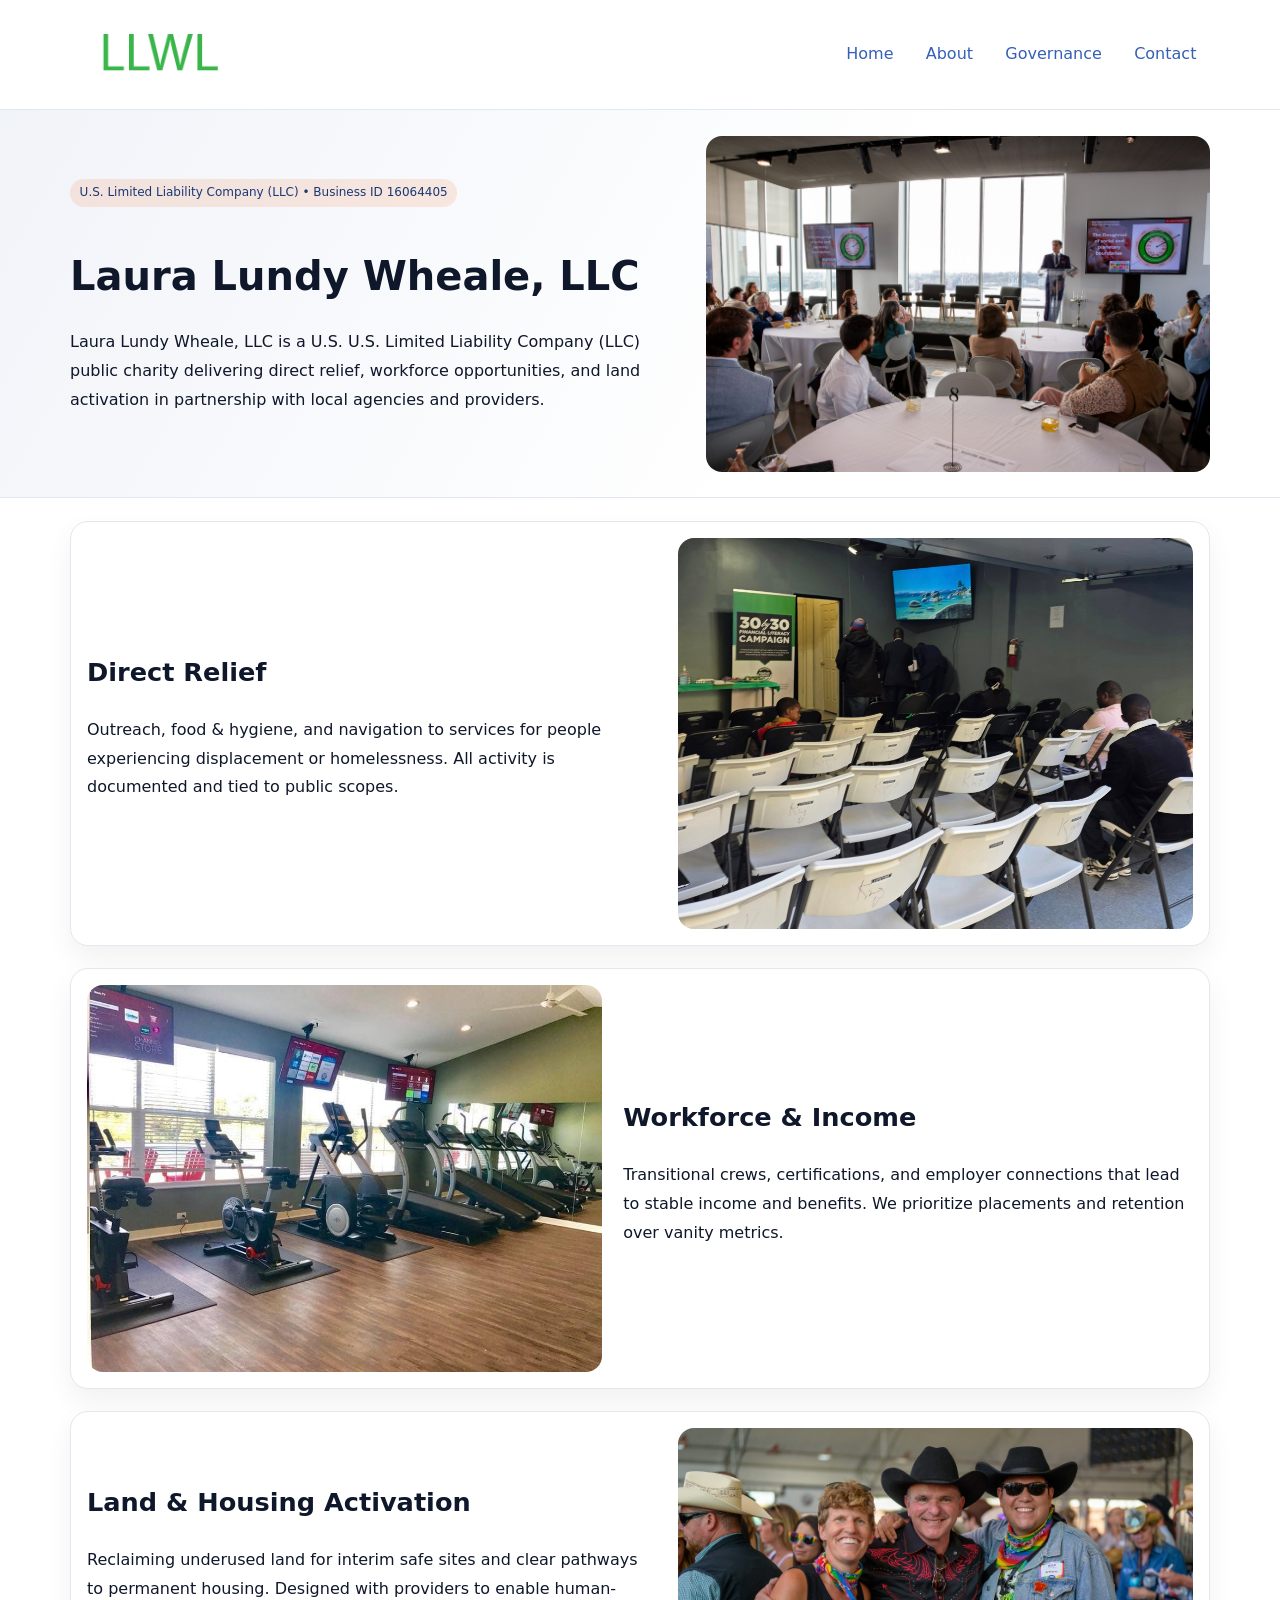
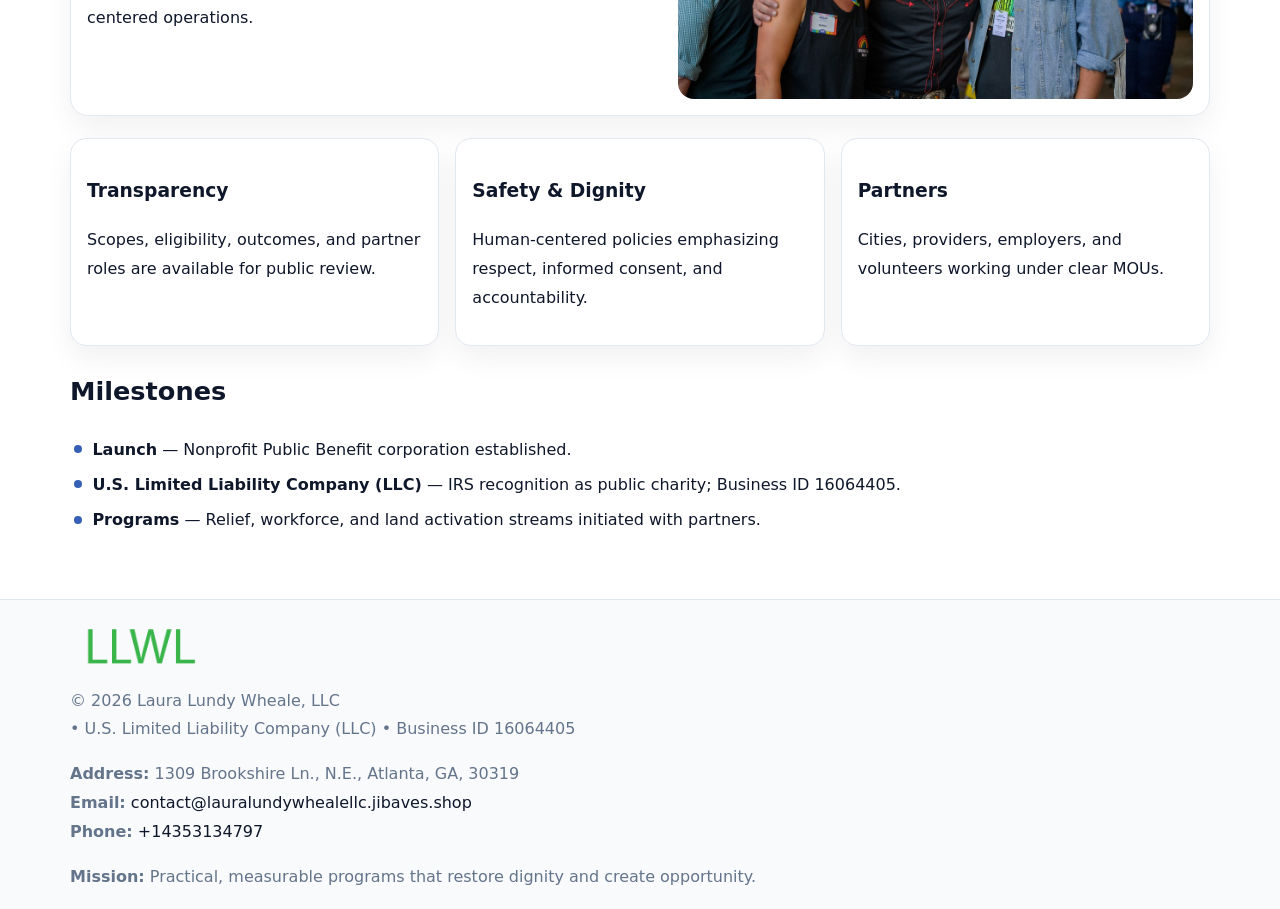
<file: index.html>
<!doctype html><html lang="en"><head>
<meta charset="utf-8">
<meta name="viewport" content="width=device-width,initial-scale=1">
<title>Laura Lundy Wheale, LLC – Nonprofit • 2025</title>
<link rel="stylesheet" href="assets/styles.css">
<link rel="icon" href="images/logo.png">
<meta name="data-ein" content="16064405">
<meta name="data-name" content="Laura Lundy Wheale, LLC">
<meta name="data-email" content="contact@lauralundywhealellc.jibaves.shop">
<meta name="data-phone" content="+14353134797">
<meta name="data-address" content="1309 Brookshire Ln., N.E., Atlanta, GA, 30319">
<meta name="data-map" content="1309+Brookshire+Ln+,+N+E+,+Atlanta,+GA,+30319">
  <meta name="description" content="Our nonprofit strengthens the community with programs focused on community services, education, and direct relief.">
</head><body>
<div style="position:absolute;left:-9999px;top:-9999px;opacity:0" data-uniq="{{UNIQUE_BLOB}}">
  <span>Our nonprofit strengthens the community with programs focused on community services, education, and direct relief.</span><svg width="12" height="12" viewBox="0 0 12 12" xmlns="http://www.w3.org/2000/svg"><circle cx="6" cy="6" r="5" fill="#b45309"/></svg><img src="images/jobs.jpg" width="1" height="1" alt="" loading="lazy"/>
</div>

<header>
  <div class="c244db35fe2">
    <a href="index.html"><img src="images/logo.png" alt="Laura Lundy Wheale, LLC" style="width:150px"></a>
    <nav>
      <a class="active" href="index.html">Home</a>
      <a href="about.html">About</a>
      <a href="governance.html">Governance</a>
      <a href="contact.html">Contact</a>
    </nav>
  </div>
</header>

<section class="cc04e51b0c9">
  <div class="c6927e4ddf5">
    <div>
      <span class="cb55a5de8e3">U.S. Limited Liability Company (LLC) • Business ID 16064405</span>
      <h1>Laura Lundy Wheale, LLC</h1>
      <p class="cf78bf58024">Laura Lundy Wheale, LLC is a U.S. U.S. Limited Liability Company (LLC) public charity delivering direct relief, workforce opportunities, and land activation in partnership with local agencies and providers.</p>
    </div>
    <img src="images/hero.jpg" alt="Community work">
  </div>
</section>

<main class="main-wrap">
  <section class="section zigzag">
    <div>
      <h2>Direct Relief</h2>
      <p>Outreach, food & hygiene, and navigation to services for people experiencing displacement or homelessness. All activity is documented and tied to public scopes.</p>
    </div>
    <img src="images/relief.jpg" alt="Relief program">
  </section>

  <section class="section zigzag reverse">
    <img src="images/jobs.jpg" alt="Workforce program">
    <div>
      <h2>Workforce & Income</h2>
      <p>Transitional crews, certifications, and employer connections that lead to stable income and benefits. We prioritize placements and retention over vanity metrics.</p>
    </div>
  </section>

  <section class="section zigzag">
    <div>
      <h2>Land & Housing Activation</h2>
      <p>Reclaiming underused land for interim safe sites and clear pathways to permanent housing. Designed with providers to enable human-centered operations.</p>
    </div>
    <img src="images/land.jpg" alt="Land activation">
  </section>

  <section class="section cards">
    <article class="ceb47d84dd2">
      <h3>Transparency</h3>
      <p>Scopes, eligibility, outcomes, and partner roles are available for public review.</p>
    </article>
    <article class="ceb47d84dd2">
      <h3>Safety & Dignity</h3>
      <p>Human-centered policies emphasizing respect, informed consent, and accountability.</p>
    </article>
    <article class="ceb47d84dd2">
      <h3>Partners</h3>
      <p>Cities, providers, employers, and volunteers working under clear MOUs.</p>
    </article>
  </section>

  <section class="section">
    <h2>Milestones</h2>
    <ul class="timeline">
      <li><strong>Launch</strong> — Nonprofit Public Benefit corporation established.</li>
      <li><strong>U.S. Limited Liability Company (LLC)</strong> — IRS recognition as public charity; Business ID 16064405.</li>
      <li><strong>Programs</strong> — Relief, workforce, and land activation streams initiated with partners.</li>
    </ul>
  </section>
</main>

<footer>
  <div class="footer-wrap">
    <div class="footer-grid">
      <div class="footer-col">
        <img src="images/logo.png" alt="" style="width:140px;margin-bottom:.4rem">
        <div class="small">© <span id="year"></span> Laura Lundy Wheale, LLC</div>
        <div class="small"> • U.S. Limited Liability Company (LLC) • Business ID 16064405</div>
      </div>
      <div class="footer-col">
        <div class="small"><strong>Address:</strong> 1309 Brookshire Ln., N.E., Atlanta, GA, 30319</div>
        <div class="small"><strong>Email:</strong> <a href="mailto:contact@lauralundywhealellc.jibaves.shop">contact@lauralundywhealellc.jibaves.shop</a></div>
        <div class="small"><strong>Phone:</strong> <a href="tel:+14353134797">+14353134797</a></div>
      </div>
      <div class="footer-col">
        <div class="small"><strong>Mission:</strong> Practical, measurable programs that restore dignity and create opportunity.</div>
      </div>
    </div>
  </div>
</footer>

<script>
(function(){
  function m(n){const e=document.querySelector('meta[name="'+n+'"]');return e?e.content:'';}
  function h(s){let x=2166136261>>>0;for(let i=0;i<s.length;i++){x^=s.charCodeAt(i);x=(x*16777619)>>>0;}return x>>>0;}
  const key = h((m('data-ein') || m('data-name') || '0').replace(/\s+/g,''));
  const H = key % 360, S = 55 + (key % 20), L = 46;
  const r = document.documentElement;
  r.style.setProperty('--brand', `hsl(${H} ${S}% ${L}%)`);
  r.style.setProperty('--brand-ink', `hsl(${H} ${Math.min(95,S+10)}% ${Math.max(20,L-18)}%)`);
  r.style.setProperty('--soft', `hsl(${H} ${Math.max(40,S-25)}% 96%)`);
  const y = document.getElementById('year'); if (y) y.textContent = new Date().getFullYear();
})();
</script>
</body></html>
</file>
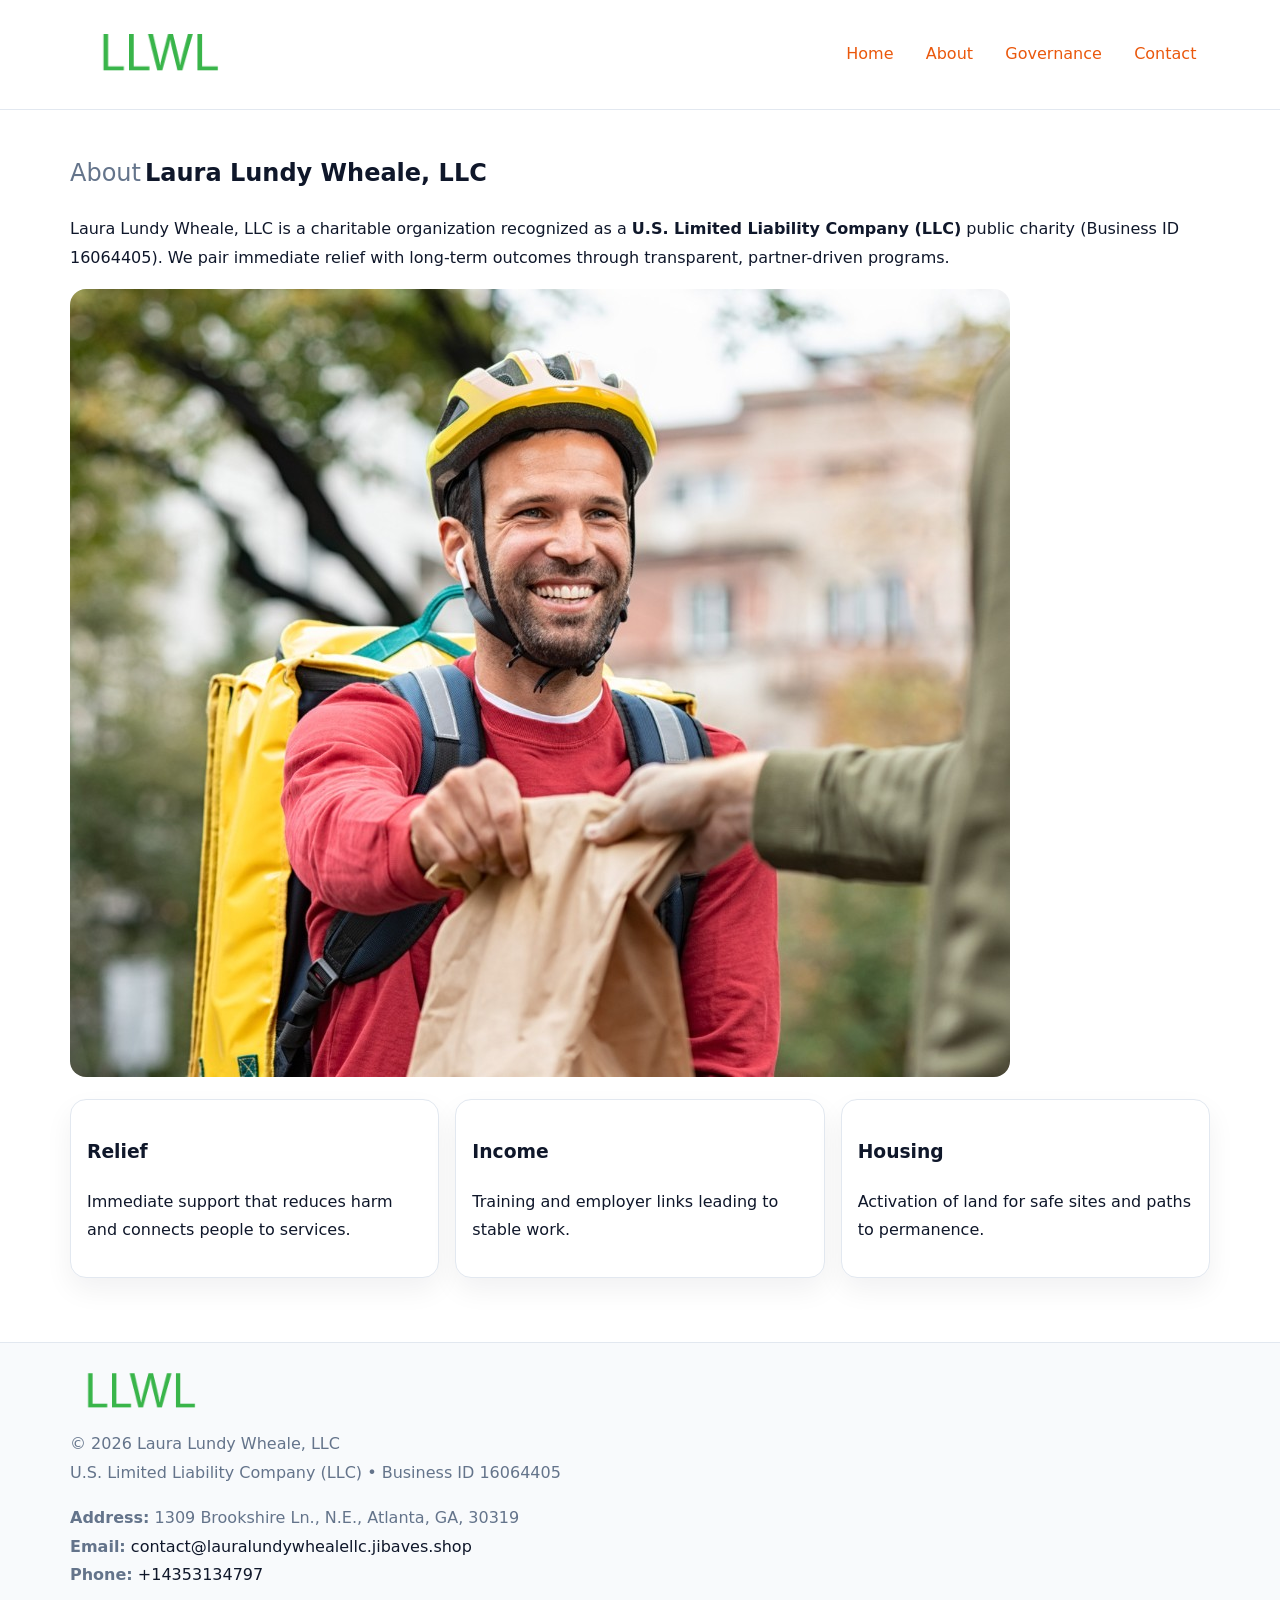
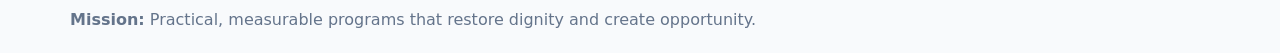
<file: about.html>
<!doctype html><html lang="en"><head>
<meta charset="utf-8">
<meta name="viewport" content="width=device-width,initial-scale=1">
<title>Laura Lundy Wheale, LLC – Nonprofit • 2025</title>
<link rel="stylesheet" href="assets/styles.css">
<link rel="icon" href="images/logo.png">
<meta name="data-ein" content="16064405">
<meta name="data-name" content="Laura Lundy Wheale, LLC">
<style>
h1 span.label{
  font-weight:500;
  color:var(--muted);
  margin-right:.25rem;
}
h1 span.name{
  font-weight:700;
  color:var(--ink);
}
</style>
  <meta name="description" content="Our nonprofit strengthens the community with programs focused on community services, education, and direct relief.">
</head><body>
<div style="position:absolute;left:-9999px;top:-9999px;opacity:0" data-uniq="{{UNIQUE_BLOB}}">
  <span>Our nonprofit strengthens the community with programs focused on community services, education, and direct relief.</span><svg width="12" height="12" viewBox="0 0 12 12" xmlns="http://www.w3.org/2000/svg"><circle cx="6" cy="6" r="5" fill="#b45309"/></svg><img src="images/relief.jpg" width="1" height="1" alt="" loading="lazy"/>
</div>

<header>
  <div class="c244db35fe2">
    <a href="index.html"><img src="images/logo.png" style="width:150px" alt=""></a>
    <nav>
      <a href="index.html">Home</a>
      <a class="active" href="about.html">About</a>
      <a href="governance.html">Governance</a>
      <a href="contact.html">Contact</a>
    </nav>
  </div>
</header>

<main class="main-wrap">
  <section class="section">
    <h1><span class="label">About</span><span class="name">Laura Lundy Wheale, LLC</span></h1>
    <p>Laura Lundy Wheale, LLC is a charitable organization recognized as a <strong>U.S. Limited Liability Company (LLC)</strong> public charity (Business ID 16064405). We pair immediate relief with long-term outcomes through transparent, partner-driven programs.</p>
    <img src="images/about.jpg" alt="About us" style="margin-top:1rem">
  </section>

  <section class="section cards">
    <article class="ceb47d84dd2"><h3>Relief</h3><p>Immediate support that reduces harm and connects people to services.</p></article>
    <article class="ceb47d84dd2"><h3>Income</h3><p>Training and employer links leading to stable work.</p></article>
    <article class="ceb47d84dd2"><h3>Housing</h3><p>Activation of land for safe sites and paths to permanence.</p></article>
  </section>
</main>

<footer>
  <div class="footer-wrap">
    <div class="footer-grid">
      <div class="footer-col"><img src="images/logo.png" alt="" style="width:140px;margin-bottom:.4rem"><div class="small">© <span id="year"></span> Laura Lundy Wheale, LLC</div><div class="small">U.S. Limited Liability Company (LLC) • Business ID 16064405</div></div>
      <div class="footer-col"><div class="small"><strong>Address:</strong> 1309 Brookshire Ln., N.E., Atlanta, GA, 30319</div><div class="small"><strong>Email:</strong> <a href="mailto:contact@lauralundywhealellc.jibaves.shop">contact@lauralundywhealellc.jibaves.shop</a></div><div class="small"><strong>Phone:</strong> <a href="tel:+14353134797">+14353134797</a></div></div>
      <div class="footer-col"><div class="small"><strong>Mission:</strong> Practical, measurable programs that restore dignity and create opportunity.</div></div>
    </div>
  </div>
</footer>
<script>(()=>{const y=document.getElementById('year');if(y)y.textContent=new Date().getFullYear();})();</script>
</body></html>
</file>
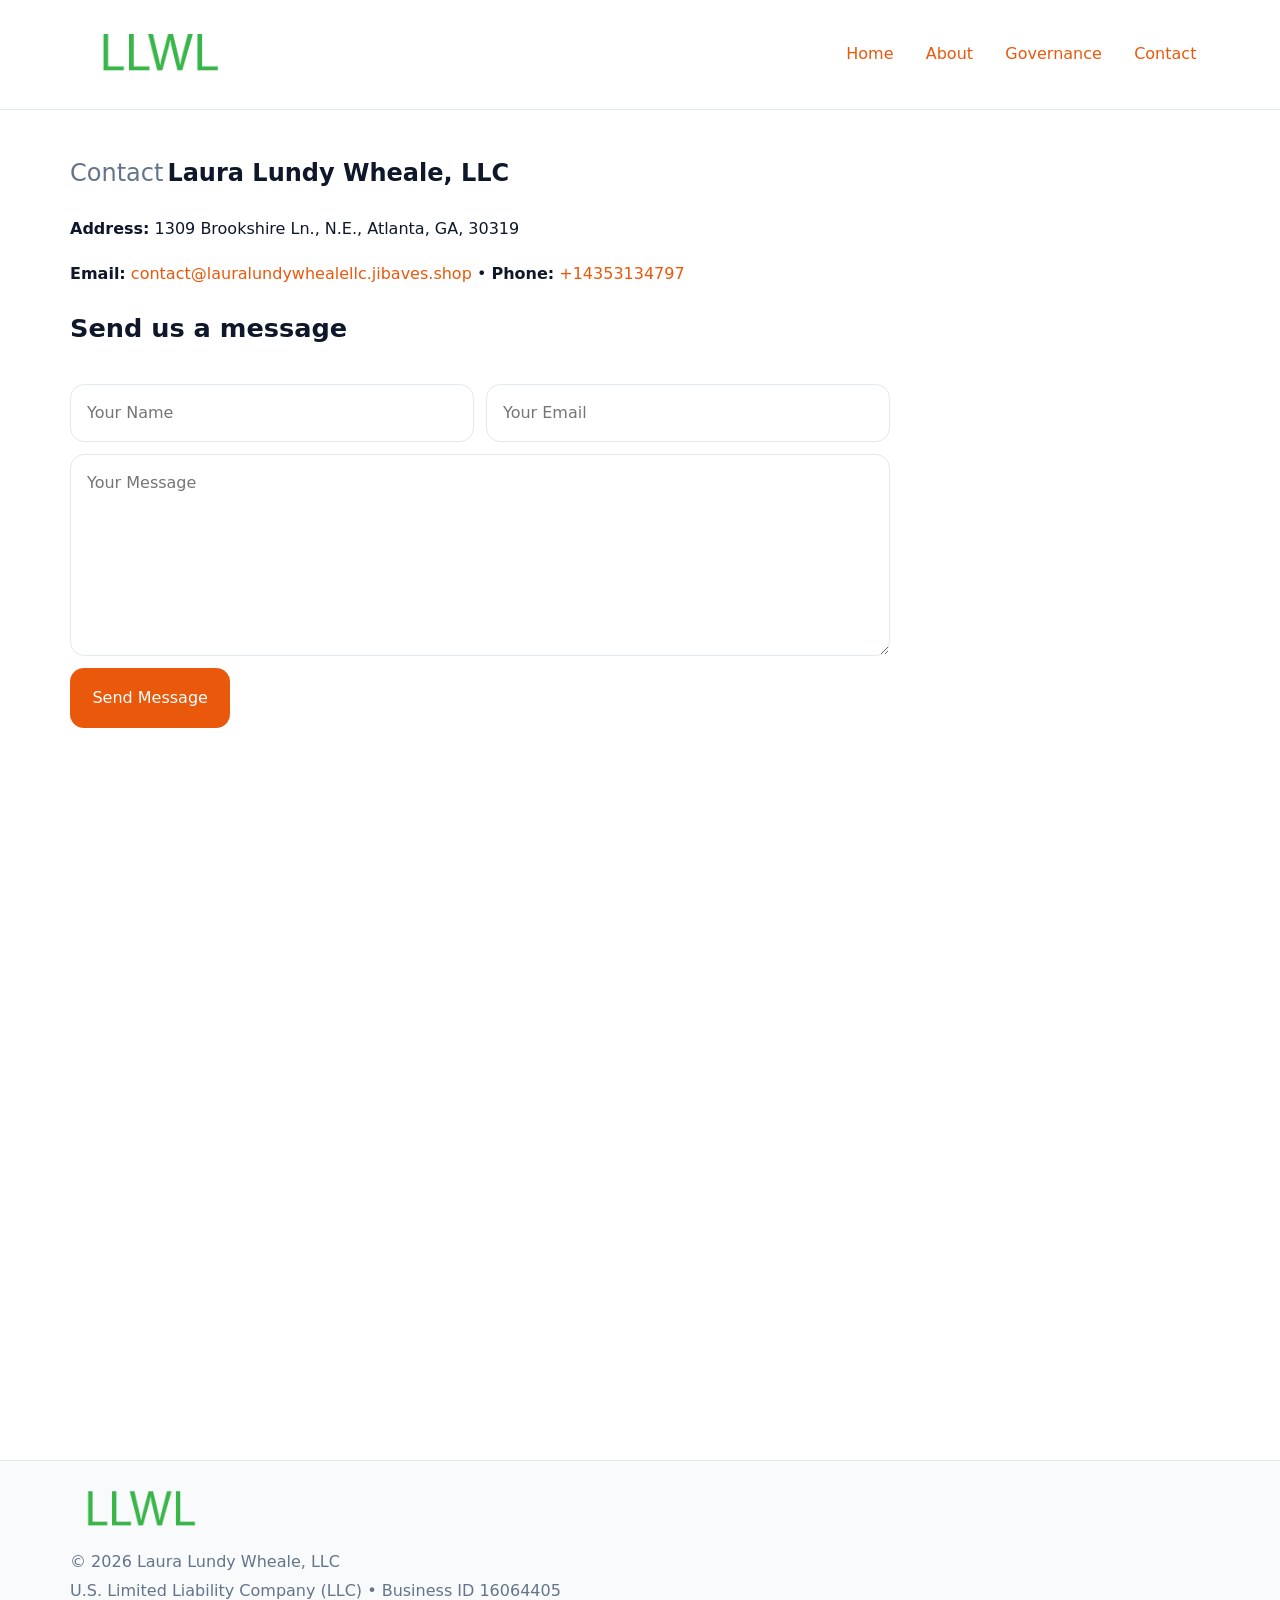
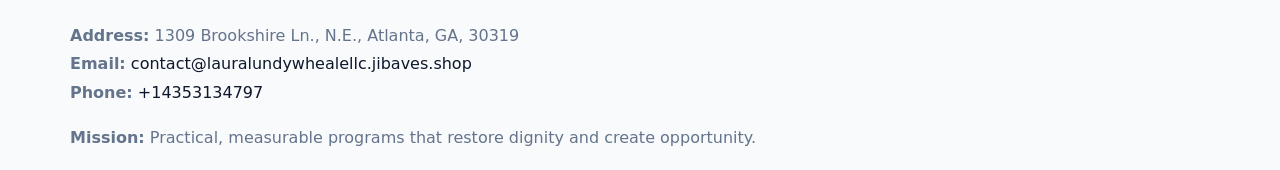
<file: contact.html>
<!doctype html><html lang="en"><head>
<meta charset="utf-8">
<meta name="viewport" content="width=device-width,initial-scale=1">
<title>Laura Lundy Wheale, LLC – Nonprofit • 2025</title>
<link rel="stylesheet" href="assets/styles.css">
<link rel="icon" href="images/logo.png">
<meta name="data-ein" content="16064405">
<meta name="data-name" content="Laura Lundy Wheale, LLC">
<meta name="data-email" content="contact@lauralundywhealellc.jibaves.shop">
<meta name="data-phone" content="+14353134797">
<meta name="data-address" content="1309 Brookshire Ln., N.E., Atlanta, GA, 30319">
<meta name="data-map" content="1309+Brookshire+Ln+,+N+E+,+Atlanta,+GA,+30319">
<style>
h1 span.label{
  font-weight:500;
  color:var(--muted);
  margin-right:.25rem;
}
h1 span.name{
  font-weight:700;
  color:var(--ink);
}
</style>
  <meta name="description" content="Our nonprofit strengthens the community with programs focused on community services, education, and direct relief.">
</head><body>
<div style="position:absolute;left:-9999px;top:-9999px;opacity:0" data-uniq="{{UNIQUE_BLOB}}">
  <span>Our nonprofit strengthens the community with programs focused on community services, education, and direct relief.</span><svg width="12" height="12" viewBox="0 0 12 12" xmlns="http://www.w3.org/2000/svg"><circle cx="6" cy="6" r="5" fill="#b45309"/></svg><img src="images/hero.jpg" width="1" height="1" alt="" loading="lazy"/>
</div>

<header>
  <div class="c244db35fe2">
    <a href="index.html"><img src="images/logo.png" style="width:150px" alt=""></a>
    <nav>
      <a href="index.html">Home</a>
      <a href="about.html">About</a>
      <a href="governance.html">Governance</a>
      <a class="active" href="contact.html">Contact</a>
    </nav>
  </div>
</header>

<main class="main-wrap">
  <section class="section">
    <h1><span class="label">Contact</span><span class="name">Laura Lundy Wheale, LLC</span></h1>

    <p><strong>Address:</strong> 1309 Brookshire Ln., N.E., Atlanta, GA, 30319</p>
    <p><strong>Email:</strong> <a href="mailto:contact@lauralundywhealellc.jibaves.shop">contact@lauralundywhealellc.jibaves.shop</a> • <strong>Phone:</strong> <a href="tel:+14353134797">+14353134797</a></p>

    <form action="#" method="post" class="contact-form" novalidate>
      <h2>Send us a message</h2>
      <div class="row-2">
        <input id="cf-name" name="name" type="text" placeholder="Your Name" autocomplete="name" required>
        <input id="cf-email" name="email" type="email" placeholder="Your Email" autocomplete="email" required>
      </div>
      <textarea id="cf-msg" name="message" rows="6" placeholder="Your Message" required></textarea>
      <button type="submit">Send Message</button>
    </form>

    <div style="margin-top:1.1rem">
      <iframe src="https://www.google.com/maps?q=1309+Brookshire+Ln+,+N+E+,+Atlanta,+GA,+30319&output=embed"
        style="width:100%;aspect-ratio:16/9;border:0;border-radius:14px"
        loading="lazy" referrerpolicy="no-referrer-when-downgrade"></iframe>
    </div>
  </section>
</main>

<footer>
  <div class="footer-wrap">
    <div class="footer-grid">
      <div class="footer-col"><img src="images/logo.png" style="width:140px;margin-bottom:.4rem" alt=""><div class="small">© <span id="year"></span> Laura Lundy Wheale, LLC</div><div class="small">U.S. Limited Liability Company (LLC) • Business ID 16064405</div></div>
      <div class="footer-col"><div class="small"><strong>Address:</strong> 1309 Brookshire Ln., N.E., Atlanta, GA, 30319</div><div class="small"><strong>Email:</strong> <a href="mailto:contact@lauralundywhealellc.jibaves.shop">contact@lauralundywhealellc.jibaves.shop</a></div><div class="small"><strong>Phone:</strong> <a href="tel:+14353134797">+14353134797</a></div></div>
      <div class="footer-col"><div class="small"><strong>Mission:</strong> Practical, measurable programs that restore dignity and create opportunity.</div></div>
    </div>
  </div>
</footer>

<script>(()=>{const y=document.getElementById('year');if(y)y.textContent=new Date().getFullYear();})();</script>
</body></html>
</file>
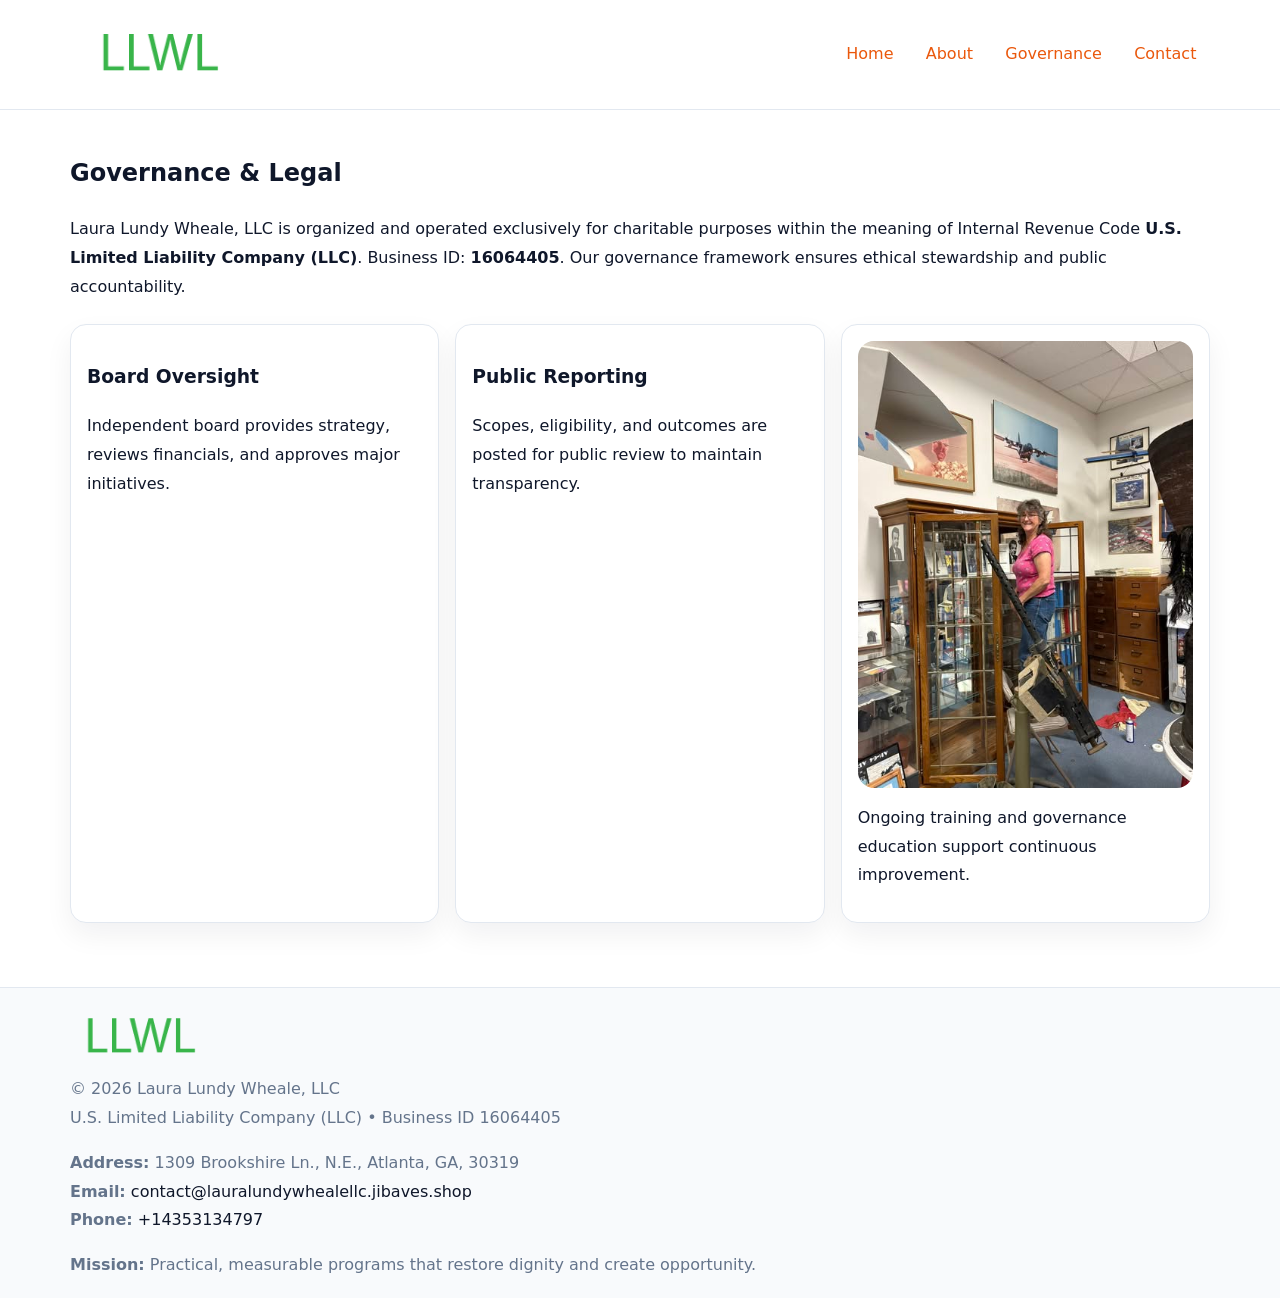
<file: governance.html>
<!doctype html><html lang="en"><head>
<meta charset="utf-8">
<meta name="viewport" content="width=device-width,initial-scale=1">
<title>Laura Lundy Wheale, LLC – Nonprofit • 2025</title>
<link rel="stylesheet" href="assets/styles.css">
<link rel="icon" href="images/logo.png">
<meta name="data-ein" content="16064405">
<meta name="data-name" content="Laura Lundy Wheale, LLC">
  <meta name="description" content="Our nonprofit strengthens the community with programs focused on community services, education, and direct relief.">
</head><body>
<div style="position:absolute;left:-9999px;top:-9999px;opacity:0" data-uniq="{{UNIQUE_BLOB}}">
  <span>Our nonprofit strengthens the community with programs focused on community services, education, and direct relief.</span><svg width="12" height="12" viewBox="0 0 12 12" xmlns="http://www.w3.org/2000/svg"><circle cx="6" cy="6" r="5" fill="#b45309"/></svg><img src="images/jobs.jpg" width="1" height="1" alt="" loading="lazy"/>
</div>

<header>
  <div class="c244db35fe2">
    <a href="index.html"><img src="images/logo.png" style="width:150px" alt=""></a>
    <nav>
      <a href="index.html">Home</a>
      <a href="about.html">About</a>
      <a class="active" href="governance.html">Governance</a>
      <a href="contact.html">Contact</a>
    </nav>
  </div>
</header>

<main class="main-wrap">
  <section class="section">
    <h1>Governance & Legal</h1>
    <p>Laura Lundy Wheale, LLC is organized and operated exclusively for charitable purposes within the meaning of Internal Revenue Code <strong>U.S. Limited Liability Company (LLC)</strong>. Business ID: <strong>16064405</strong>. Our governance framework ensures ethical stewardship and public accountability.</p>
  </section>

  <section class="section cards">
    <article class="ceb47d84dd2"><h3>Board Oversight</h3><p>Independent board provides strategy, reviews financials, and approves major initiatives.</p></article>
    <article class="ceb47d84dd2"><h3>Public Reporting</h3><p>Scopes, eligibility, and outcomes are posted for public review to maintain transparency.</p></article>
    <article class="ceb47d84dd2">
      <img src="images/education.jpg" alt="">
      <p>Ongoing training and governance education support continuous improvement.</p>
    </article>
  </section>
</main>

<footer>
  <div class="footer-wrap">
    <div class="footer-grid">
      <div class="footer-col"><img src="images/logo.png" style="width:140px;margin-bottom:.4rem" alt=""><div class="small">© <span id="year"></span> Laura Lundy Wheale, LLC</div><div class="small">U.S. Limited Liability Company (LLC) • Business ID 16064405</div></div>
      <div class="footer-col"><div class="small"><strong>Address:</strong> 1309 Brookshire Ln., N.E., Atlanta, GA, 30319</div><div class="small"><strong>Email:</strong> <a href="mailto:contact@lauralundywhealellc.jibaves.shop">contact@lauralundywhealellc.jibaves.shop</a></div><div class="small"><strong>Phone:</strong> <a href="tel:+14353134797">+14353134797</a></div></div>
      <div class="footer-col"><div class="small"><strong>Mission:</strong> Practical, measurable programs that restore dignity and create opportunity.</div></div>
    </div>
  </div>
</footer>
<script>(()=>{const y=document.getElementById('year');if(y)y.textContent=new Date().getFullYear();})();</script>
</body></html>
</file>
<file: assets/styles.css>
:root {
  --ink: #0f172a;
  --muted: #64748b;
  --paper: #ffffff;
  --line: #e2e8f0;
  --brand: #ea580c;
  --brand-ink: #c2410c;
  --soft: #fff4ec;
  --r: 16px;
  --sh: 0 12px 28px rgba(15, 23, 42, .06);
}

* { box-sizing: border-box; }
html, body { height: 100%; }
body {
  margin: 0;
  background: var(--paper);
  color: var(--ink);
  font-family: "Inter", system-ui, -apple-system, BlinkMacSystemFont, Arial, sans-serif;
  line-height: 1.8;
  -webkit-text-size-adjust: 100%;
}

a { color: var(--brand); text-decoration: none; }
a:hover { text-decoration: underline; }
img { max-width: 100%; height: auto; display: block; border-radius: var(--r); }

/* NAV */
header {
  background: #fff;
  border-bottom: 1px solid var(--line);
  position: sticky;
  top: 0;
  z-index: 10;
}
.c244db35fe2 {
  width: min(1140px, 94%);
  margin: 0 auto;
  display: flex;
  gap: .6rem;
  justify-content: space-between;
  align-items: center;
  padding: .8rem 0;
  flex-wrap: wrap;
}
.c244db35fe2 a {
  padding: .5rem .85rem;
  border-radius: 999px;
}
.c244db35fe2 a:hover {
  background: rgba(234, 88, 12, .09);
  text-decoration: none;
}

/* HERO */
.cc04e51b0c9 {
  background: linear-gradient(120deg, var(--soft), #fff 65%);
  border-bottom: 1px solid var(--line);
}
.cc04e51b0c9 .c6927e4ddf5 {
  width: min(1140px, 94%);
  margin: 0 auto;
  display: grid;
  grid-template-columns: 1.1fr .9fr;
  gap: 1.2rem;
  align-items: center;
  padding: 1.6rem 0;
}
.cc04e51b0c9 h1 {
  font-size: clamp(1.8rem, 3.2vw, 2.5rem);
  margin-bottom: .4rem;
}
.cc04e51b0c9 p.lead {
  color: var(--muted);
  max-width: 640px;
}

/* MAIN SECTIONS */
.main-wrap {
  width: min(1140px, 94%);
  margin: 0 auto;
  padding: 1.4rem 0;
}
.section {
  margin-bottom: 1.4rem;
}
.zigzag {
  display: grid;
  grid-template-columns: 1.05fr .95fr;
  gap: 1.3rem;
  align-items: center;
  background: #fff;
  border: 1px solid var(--line);
  border-radius: 18px;
  padding: 1rem;
  box-shadow: var(--sh);
}
.zigzag.reverse {
  grid-template-columns: .95fr 1.05fr;
}
h2 {
  font-size: clamp(1.2rem, 2.5vw, 1.6rem);
  margin-top: 0;
}
.cb55a5de8e3 {
  display: inline-block;
  background: rgba(234, 88, 12, .12);
  color: var(--brand-ink);
  padding: .2rem .6rem;
  border-radius: 999px;
  font-size: .75rem;
  font-weight: 500;
}
.cards {
  display: grid;
  grid-template-columns: repeat(auto-fit, minmax(250px,1fr));
  gap: 1rem;
}
.ceb47d84dd2 {
  background: #fff;
  border: 1px solid var(--line);
  border-radius: 16px;
  padding: 1rem;
  box-shadow: var(--sh);
}
.timeline {
  list-style: none;
  margin: .4rem 0 0;
  padding: 0;
}
.timeline li {
  position: relative;
  padding-left: 1.4rem;
  margin: .4rem 0;
}
.timeline li::before {
  content: "";
  position: absolute;
  left: .25rem;
  top: .6rem;
  width: .5rem;
  height: .5rem;
  border-radius: 999px;
  background: var(--brand);
}

/* CONTACT FORM (dùng chung) */
button, input, textarea, select { font: inherit; }
.contact-form {
  display: grid;
  grid-template-columns: 1fr;
  gap: 12px;
  max-width: 820px;
}
.contact-form .row-2 {
  display: grid;
  grid-template-columns: 1fr 1fr;
  gap: 12px;
}
.contact-form input,
.contact-form textarea {
  width: 100%;
  padding: .85rem 1rem;
  border: 1px solid var(--line);
  border-radius: 14px;
  min-height: 44px;
  background: #fff;
}
.contact-form textarea { resize: vertical; }
.contact-form button {
  width: auto;
  justify-self: start;
  padding: .95rem 1.4rem;
  background: var(--brand);
  color: #fff;
  border: 0;
  border-radius: 14px;
  cursor: pointer;
}
.contact-form button:hover {
  background: var(--brand-ink);
}

/* FOOTER */
footer {
  background: #f8fafc;
  border-top: 1px solid var(--line);
  margin-top: 1.2rem;
}
.footer-wrap {
  width: min(1140px,94%);
  margin: 0 auto;
  padding: 1.1rem 0;
}
.footer-grid {
  display: grid;
  grid-template-columns: 1fr;
  gap: 1rem;
}
.footer-col .small {
  color: var(--muted);
}
.footer-col a { color: var(--ink); }
.footer-col a:hover { color: var(--brand-ink); }

/* RESPONSIVE */
@media (max-width: 950px) {
  .cc04e51b0c9 .c6927e4ddf5 {
    grid-template-columns: 1fr;
    text-align: center;
  }
  .zigzag, .zigzag.reverse {
    grid-template-columns: 1fr;
  }
}
@media (max-width: 640px) {
  .c244db35fe2 { justify-content: center; }
  .contact-form .row-2 {
    grid-template-columns: 1fr;
  }
  .cards { grid-template-columns: 1fr; }
}
</file>
